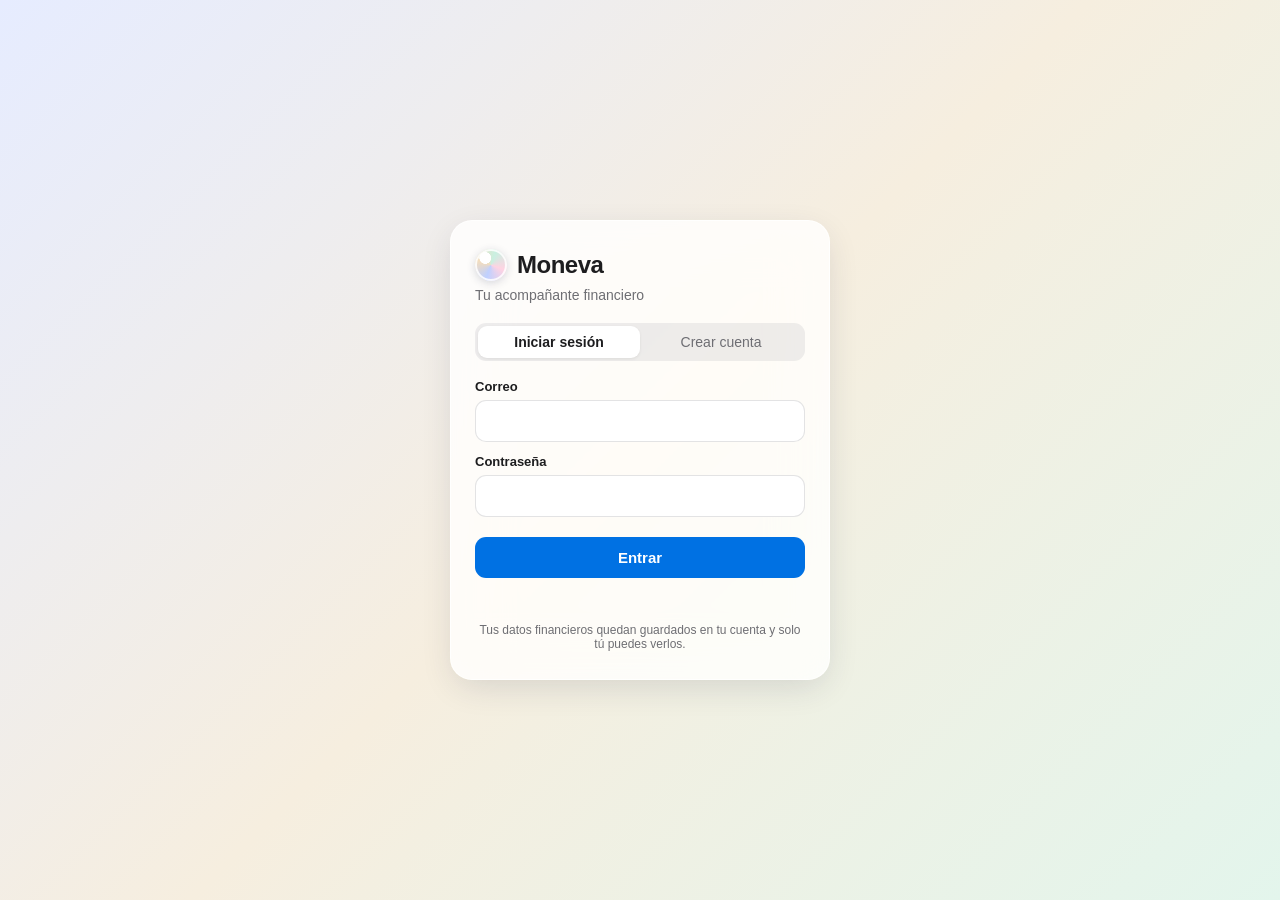
<file: acceso.html>
<!DOCTYPE html>
<html lang="es"><head><meta charset="utf-8"><meta name="viewport" content="width=device-width,initial-scale=1">
<meta http-equiv="Content-Security-Policy" content="default-src 'self'; script-src 'self'; style-src 'self' 'unsafe-inline'; img-src 'self' data:; connect-src 'self'; object-src 'none'; base-uri 'none'; form-action 'none'">
<title>Moneva — Accede a tu cuenta</title>
<style>
:root{--accent:#0071E3;--accent-h:#0062C4;--ink:#1D1D1F;--ink2:#6E6E73;--hair:rgba(60,60,67,.14);--red:#D70015}
*{box-sizing:border-box}
body{margin:0;min-height:100vh;display:flex;align-items:center;justify-content:center;padding:24px 16px;font-family:-apple-system,BlinkMacSystemFont,"SF Pro Text","Helvetica Neue",Helvetica,Arial,sans-serif;-webkit-font-smoothing:antialiased;color:var(--ink);background:linear-gradient(135deg,#E6ECFF 0%,#F6EEDF 50%,#E3F5EC 100%)}
.card{width:100%;max-width:380px;background:rgba(255,255,255,.82);backdrop-filter:saturate(180%) blur(28px);-webkit-backdrop-filter:saturate(180%) blur(28px);border:1px solid rgba(255,255,255,.75);border-radius:22px;padding:28px 24px;box-shadow:0 10px 34px -6px rgba(36,44,74,.16)}
.brand{display:flex;align-items:center;gap:10px;margin-bottom:6px}
.mark{width:32px;height:32px;border-radius:50%;background:radial-gradient(circle at 32% 28%,#fff 0 18%,transparent 19%),conic-gradient(from 200deg,#BFD0FF,#F3DDBD,#C9F0E1,#FFD3E2,#BFD0FF);box-shadow:inset 0 0 0 2px rgba(255,255,255,.85),0 2px 8px rgba(36,44,74,.18)}
h1{font-size:24px;letter-spacing:-.02em;margin:0}
.sub{color:var(--ink2);font-size:14px;margin:0 0 20px}
.tabs{display:flex;background:rgba(118,118,128,.12);border-radius:11px;padding:3px;margin-bottom:18px}
.tabs button{flex:1;border:0;background:transparent;padding:8px;border-radius:9px;font:inherit;font-size:14px;color:var(--ink2);cursor:pointer}
.tabs button[aria-selected=true]{background:#fff;color:var(--ink);font-weight:600;box-shadow:0 1px 3px rgba(0,0,0,.08)}
label{display:block;font-size:13px;font-weight:600;margin:12px 0 6px}
input{width:100%;padding:11px 12px;border:1px solid var(--hair);border-radius:11px;font:inherit;font-size:16px;background:#fff;color:var(--ink)}
input:focus{outline:2px solid var(--accent);outline-offset:1px}
.hint{font-size:12px;color:var(--ink2);margin:6px 0 0}
.go{width:100%;margin-top:20px;padding:12px;border:0;border-radius:11px;background:var(--accent);color:#fff;font:inherit;font-size:15px;font-weight:600;cursor:pointer}
.go:hover{background:var(--accent-h)}.go:disabled{opacity:.6;cursor:default}
.err{color:var(--red);font-size:13px;margin:14px 0 0;min-height:1em}
.foot{font-size:12px;color:var(--ink2);text-align:center;margin:18px 0 0}
</style></head>
<body>
<main class="card">
<div class="brand"><span class="mark" aria-hidden="true"></span><h1>Moneva</h1></div>
<p class="sub">Tu acompañante financiero</p>
<div class="tabs" role="tablist"><button id="tLogin" role="tab" aria-selected="true">Iniciar sesión</button><button id="tReg" role="tab" aria-selected="false">Crear cuenta</button></div>
<form id="f" novalidate>
<label for="email">Correo</label><input id="email" type="email" autocomplete="email" required>
<label for="pw">Contraseña</label><input id="pw" type="password" autocomplete="current-password" required minlength="8">
<div id="regOnly" hidden><p class="hint">Mínimo 8 caracteres.</p><label for="pw2">Repite la contraseña</label><input id="pw2" type="password" autocomplete="new-password"></div>
<button class="go" id="go" type="submit">Entrar</button>
<p class="err" id="err" role="alert"></p>
</form>
<p class="foot">Tus datos financieros quedan guardados en tu cuenta y solo tú puedes verlos.</p>
</main>
<script src="js/acceso.js"></script>
</body></html>
</file>
